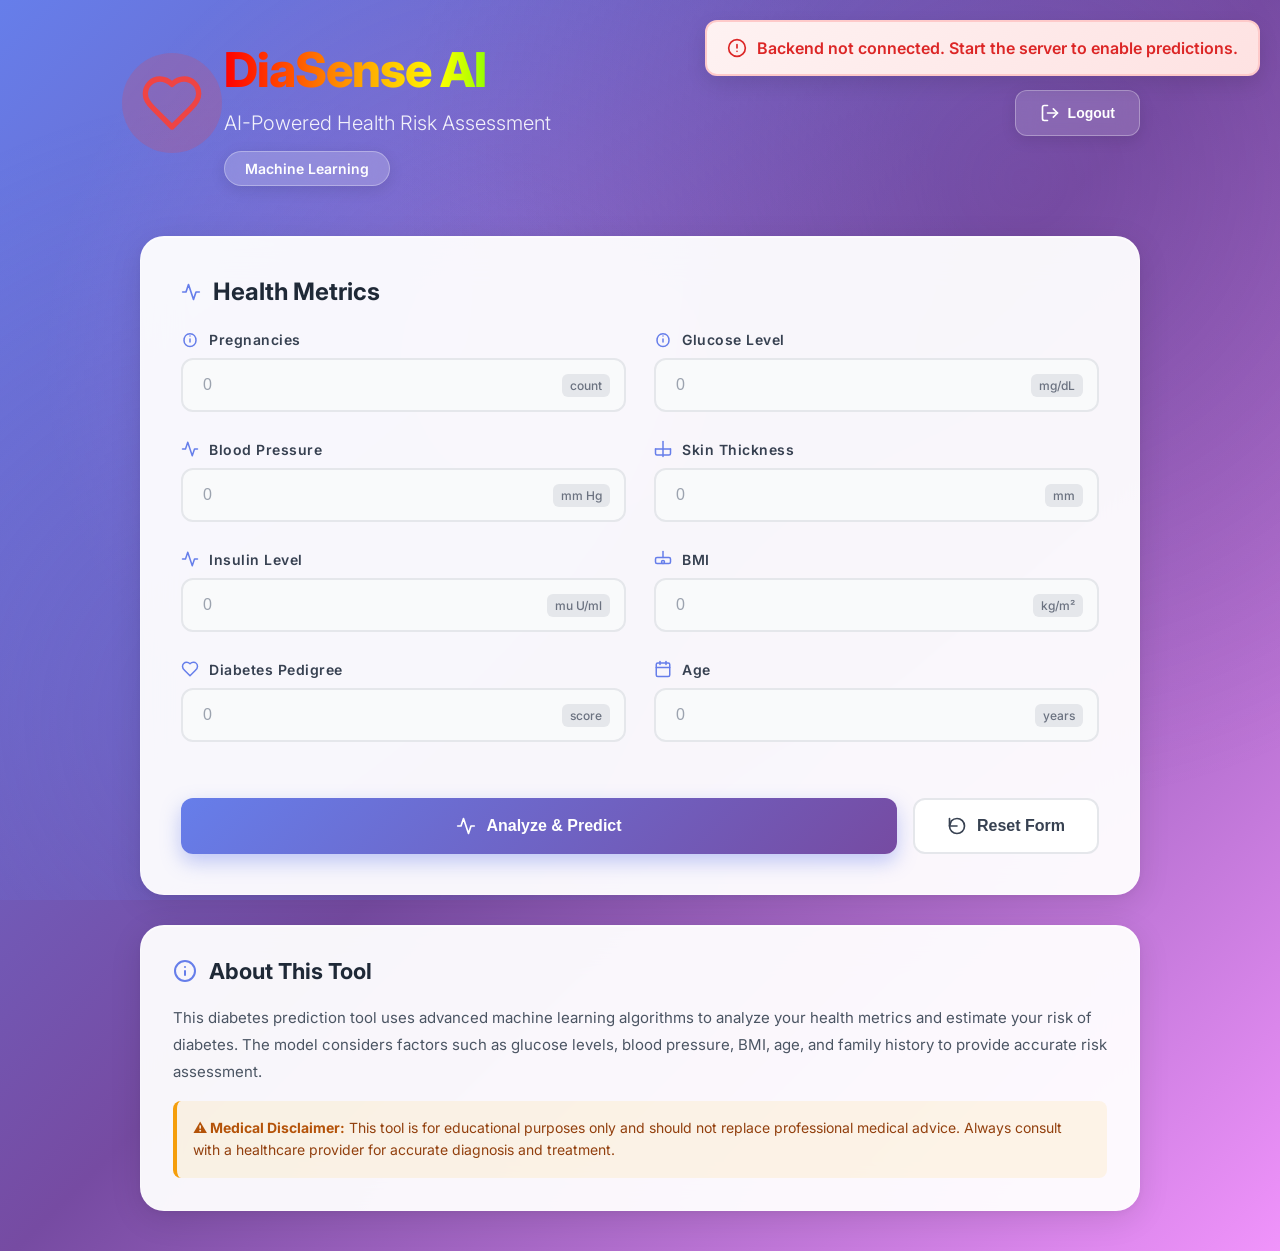
<file: frontend/index.html>
<!DOCTYPE html>
<html lang="en">
<head>
    <meta charset="UTF-8">
    <meta name="viewport" content="width=device-width, initial-scale=1.0">
    <title>Diabetes Prediction - AI Health Assistant</title>
    <link rel="stylesheet" href="styles.css">
    <link href="https://fonts.googleapis.com/css2?family=Inter:wght@300;400;500;600;700;800&display=swap" rel="stylesheet">
</head>
<body>
    <div class="background-animation"></div>
    <div class="container">
        <div class="header">
            <div class="header-content">
                <div class="header-icon-wrapper">
                    <div class="pulse-ring"></div>
                    <svg class="heart-icon" xmlns="http://www.w3.org/2000/svg" width="64" height="64" viewBox="0 0 24 24" fill="none" stroke="currentColor" stroke-width="2" stroke-linecap="round" stroke-linejoin="round">
                        <path d="M19 14c1.49-1.46 3-3.21 3-5.5A5.5 5.5 0 0 0 16.5 3c-1.76 0-3 .5-4.5 2-1.5-1.5-2.74-2-4.5-2A5.5 5.5 0 0 0 2 8.5c0 2.3 1.5 4.05 3 5.5l7 7Z"/>
                    </svg>
                </div>
                <div class="header-text">
                    <h1>DiaSense AI</h1>
                    <p class="subtitle">AI-Powered Health Risk Assessment</p>
                    <div class="badge">Machine Learning</div>
                </div>
            </div>
            <button id="logoutBtn" class="logout-btn">
                <svg xmlns="http://www.w3.org/2000/svg" width="20" height="20" viewBox="0 0 24 24" fill="none" stroke="currentColor" stroke-width="2" stroke-linecap="round" stroke-linejoin="round">
                    <path d="M9 21H5a2 2 0 0 1-2-2V5a2 2 0 0 1 2-2h4"/>
                    <polyline points="16 17 21 12 16 7"/>
                    <line x1="21" y1="12" x2="9" y2="12"/>
                </svg>
                Logout
            </button>
        </div>

        <div class="card glass-effect">
            <form id="predictionForm">
                <div class="form-section">
                    <h2 class="section-title">
                        <svg xmlns="http://www.w3.org/2000/svg" width="20" height="20" viewBox="0 0 24 24" fill="none" stroke="currentColor" stroke-width="2" stroke-linecap="round" stroke-linejoin="round">
                            <path d="M22 12h-4l-3 9L9 3l-3 9H2"/>
                        </svg>
                        Health Metrics
                    </h2>
                    <div class="form-grid">
                        <div class="form-group">
                            <label for="pregnancies">
                                <svg xmlns="http://www.w3.org/2000/svg" width="18" height="18" viewBox="0 0 24 24" fill="none" stroke="currentColor" stroke-width="2" stroke-linecap="round" stroke-linejoin="round">
                                    <path d="M12 22a8 8 0 0 0 8-8c0-5-3-9-8-9s-8 4-8 9a8 8 0 0 0 8 8Z"/>
                                    <path d="M12 12v4"/>
                                    <path d="M12 8h.01"/>
                                </svg>
                                Pregnancies
                            </label>
                            <div class="input-wrapper">
                                <input type="number" id="pregnancies" name="pregnancies" min="0" max="20" placeholder="0" required>
                                <span class="input-unit">count</span>
                            </div>
                        </div>

                        <div class="form-group">
                            <label for="glucose">
                                <svg xmlns="http://www.w3.org/2000/svg" width="18" height="18" viewBox="0 0 24 24" fill="none" stroke="currentColor" stroke-width="2" stroke-linecap="round" stroke-linejoin="round">
                                    <path d="M12 22a8 8 0 0 0 8-8c0-5-3-9-8-9s-8 4-8 9a8 8 0 0 0 8 8Z"/>
                                    <path d="M12 12v4"/>
                                    <path d="M12 8h.01"/>
                                </svg>
                                Glucose Level
                            </label>
                            <div class="input-wrapper">
                                <input type="number" id="glucose" name="glucose" min="0" max="300" step="0.1" placeholder="0" required>
                                <span class="input-unit">mg/dL</span>
                            </div>
                        </div>

                        <div class="form-group">
                            <label for="blood_pressure">
                                <svg xmlns="http://www.w3.org/2000/svg" width="18" height="18" viewBox="0 0 24 24" fill="none" stroke="currentColor" stroke-width="2" stroke-linecap="round" stroke-linejoin="round">
                                    <path d="M22 12h-4l-3 9L9 3l-3 9H2"/>
                                </svg>
                                Blood Pressure
                            </label>
                            <div class="input-wrapper">
                                <input type="number" id="blood_pressure" name="blood_pressure" min="0" max="200" step="0.1" placeholder="0" required>
                                <span class="input-unit">mm Hg</span>
                            </div>
                        </div>

                        <div class="form-group">
                            <label for="skin_thickness">
                                <svg xmlns="http://www.w3.org/2000/svg" width="18" height="18" viewBox="0 0 24 24" fill="none" stroke="currentColor" stroke-width="2" stroke-linecap="round" stroke-linejoin="round">
                                    <path d="M2 12h20"/>
                                    <path d="M2 12v6a2 2 0 0 0 2 2h16a2 2 0 0 0 2-2v-6"/>
                                    <path d="M12 2v20"/>
                                </svg>
                                Skin Thickness
                            </label>
                            <div class="input-wrapper">
                                <input type="number" id="skin_thickness" name="skin_thickness" min="0" max="100" step="0.1" placeholder="0" required>
                                <span class="input-unit">mm</span>
                            </div>
                        </div>

                        <div class="form-group">
                            <label for="insulin">
                                <svg xmlns="http://www.w3.org/2000/svg" width="18" height="18" viewBox="0 0 24 24" fill="none" stroke="currentColor" stroke-width="2" stroke-linecap="round" stroke-linejoin="round">
                                    <polyline points="22 12 18 12 15 21 9 3 6 12 2 12"/>
                                </svg>
                                Insulin Level
                            </label>
                            <div class="input-wrapper">
                                <input type="number" id="insulin" name="insulin" min="0" max="900" step="0.1" placeholder="0" required>
                                <span class="input-unit">mu U/ml</span>
                            </div>
                        </div>

                        <div class="form-group">
                            <label for="bmi">
                                <svg xmlns="http://www.w3.org/2000/svg" width="18" height="18" viewBox="0 0 24 24" fill="none" stroke="currentColor" stroke-width="2" stroke-linecap="round" stroke-linejoin="round">
                                    <rect x="2" y="10" width="20" height="8" rx="2"/>
                                    <path d="M12 2v8"/>
                                    <circle cx="12" cy="16" r="2"/>
                                </svg>
                                BMI
                            </label>
                            <div class="input-wrapper">
                                <input type="number" id="bmi" name="bmi" min="0" max="70" step="0.1" placeholder="0" required>
                                <span class="input-unit">kg/m²</span>
                            </div>
                        </div>

                        <div class="form-group">
                            <label for="diabetes_pedigree_function">
                                <svg xmlns="http://www.w3.org/2000/svg" width="18" height="18" viewBox="0 0 24 24" fill="none" stroke="currentColor" stroke-width="2" stroke-linecap="round" stroke-linejoin="round">
                                    <path d="M19 14c1.49-1.46 3-3.21 3-5.5A5.5 5.5 0 0 0 16.5 3c-1.76 0-3 .5-4.5 2-1.5-1.5-2.74-2-4.5-2A5.5 5.5 0 0 0 2 8.5c0 2.3 1.5 4.05 3 5.5l7 7Z"/>
                                </svg>
                                Diabetes Pedigree
                            </label>
                            <div class="input-wrapper">
                                <input type="number" id="diabetes_pedigree_function" name="diabetes_pedigree_function" min="0" max="3" step="0.001" placeholder="0" required>
                                <span class="input-unit">score</span>
                            </div>
                        </div>

                        <div class="form-group">
                            <label for="age">
                                <svg xmlns="http://www.w3.org/2000/svg" width="18" height="18" viewBox="0 0 24 24" fill="none" stroke="currentColor" stroke-width="2" stroke-linecap="round" stroke-linejoin="round">
                                    <rect x="3" y="4" width="18" height="18" rx="2" ry="2"/>
                                    <line x1="16" y1="2" x2="16" y2="6"/>
                                    <line x1="8" y1="2" x2="8" y2="6"/>
                                    <line x1="3" y1="10" x2="21" y2="10"/>
                                </svg>
                                Age
                            </label>
                            <div class="input-wrapper">
                                <input type="number" id="age" name="age" min="0" max="120" placeholder="0" required>
                                <span class="input-unit">years</span>
                            </div>
                        </div>
                    </div>
                </div>

                <div class="button-group">
                    <button type="submit" id="predictBtn" class="btn-primary">
                        <svg xmlns="http://www.w3.org/2000/svg" width="20" height="20" viewBox="0 0 24 24" fill="none" stroke="currentColor" stroke-width="2" stroke-linecap="round" stroke-linejoin="round">
                            <path d="M22 12h-4l-3 9L9 3l-3 9H2"/>
                        </svg>
                        Analyze & Predict
                    </button>
                    <button type="button" id="resetBtn" class="btn-secondary">
                        <svg xmlns="http://www.w3.org/2000/svg" width="20" height="20" viewBox="0 0 24 24" fill="none" stroke="currentColor" stroke-width="2" stroke-linecap="round" stroke-linejoin="round">
                            <path d="M3 12a9 9 0 1 0 9-9 9.75 9.75 0 0 0-6.74 2.74L3 12"/>
                            <path d="M3 3v9h9"/>
                        </svg>
                        Reset Form
                    </button>
                </div>
            </form>

            <div id="error" class="error-message hidden"></div>

            <div id="result" class="result hidden">
                <div class="result-header">
                    <div class="result-icon-wrapper">
                        <div class="result-pulse"></div>
                        <div class="result-icon"></div>
                    </div>
                    <h3 id="resultTitle"></h3>
                </div>
                <div class="probability-container">
                    <div class="probability-label">
                        <span class="label-text">Risk Probability</span>
                        <span id="probability" class="probability-value">0%</span>
                    </div>
                    <div class="progress-bar">
                        <div id="progressBar" class="progress-fill"></div>
                    </div>
                    <div class="probability-scale">
                        <span>Low Risk</span>
                        <span>High Risk</span>
                    </div>
                </div>
                <div id="recommendation" class="recommendation"></div>
                <p id="warning" class="warning hidden"></p>
            </div>
        </div>

        <div class="info-card glass-effect">
            <div class="info-header">
                <svg xmlns="http://www.w3.org/2000/svg" width="24" height="24" viewBox="0 0 24 24" fill="none" stroke="currentColor" stroke-width="2" stroke-linecap="round" stroke-linejoin="round">
                    <circle cx="12" cy="12" r="10"/>
                    <line x1="12" y1="16" x2="12" y2="12"/>
                    <line x1="12" y1="8" x2="12.01" y2="8"/>
                </svg>
                <h3>About This Tool</h3>
            </div>
            <p>
                This diabetes prediction tool uses advanced machine learning algorithms to analyze your health metrics and estimate your risk of diabetes. 
                The model considers factors such as glucose levels, blood pressure, BMI, age, and family history to provide accurate risk assessment.
            </p>
            <div class="disclaimer">
                <strong>⚠️ Medical Disclaimer:</strong> This tool is for educational purposes only and should not replace professional medical advice. 
                Always consult with a healthcare provider for accurate diagnosis and treatment.
            </div>
        </div>
    </div>

    <script src="script.js"></script>
</body>
</html>
</file>
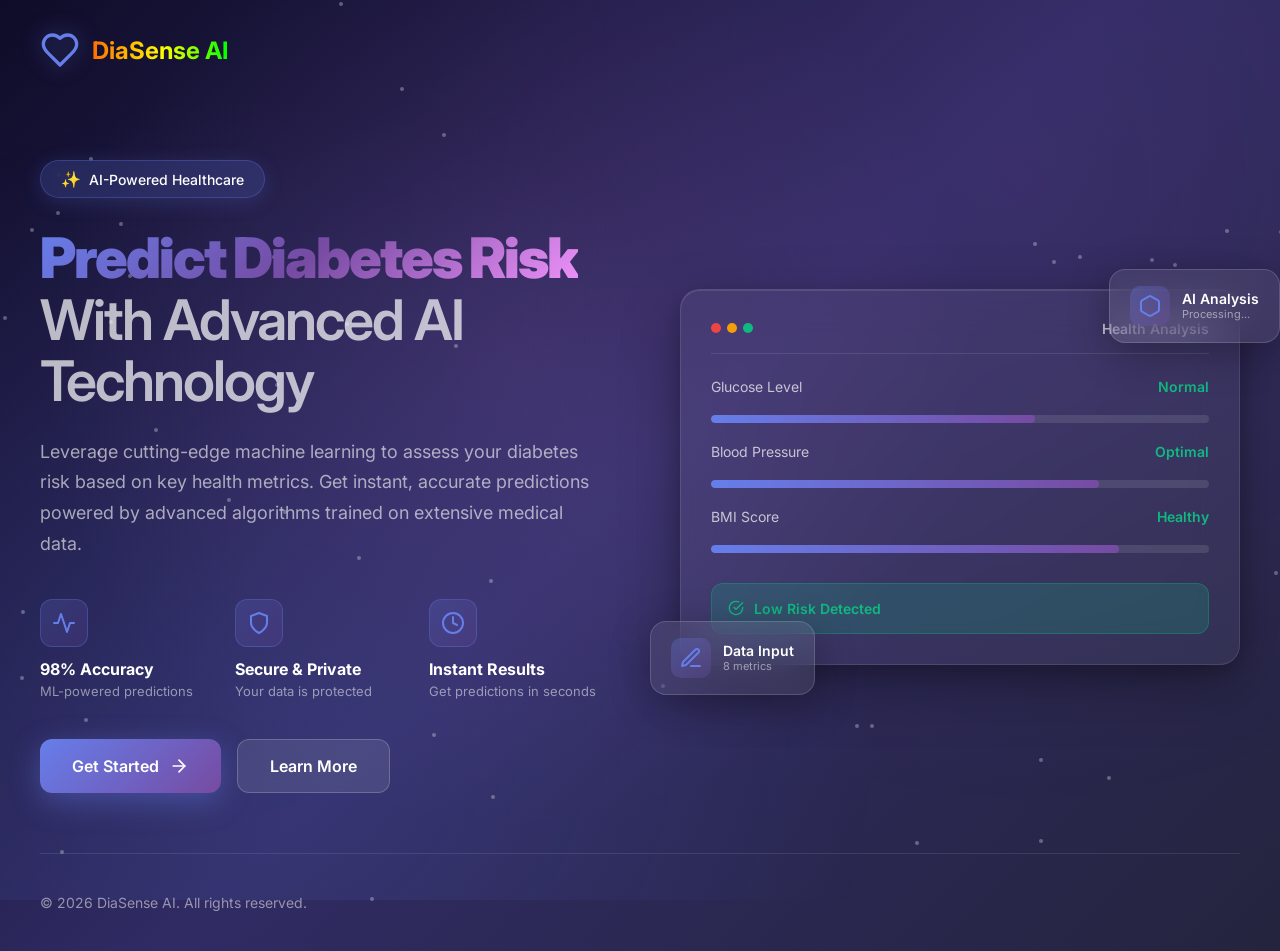
<file: frontend/main.html>
<!DOCTYPE html>
<html lang="en">
<head>
    <meta charset="UTF-8">
    <meta name="viewport" content="width=device-width, initial-scale=1.0">
    <title>DiaSense AI - AI-Powered Health Assessment</title>
    <link rel="stylesheet" href="main-style.css">
    <link href="https://fonts.googleapis.com/css2?family=Inter:wght@300;400;500;600;700;800;900&display=swap" rel="stylesheet">
</head>
<body>
    <div class="background-animation"></div>
    <div class="particle-container"></div>
    
    <div class="container">
        <nav class="navbar">
            <div class="nav-logo">
                <svg xmlns="http://www.w3.org/2000/svg" width="40" height="40" viewBox="0 0 24 24" fill="none" stroke="currentColor" stroke-width="2" stroke-linecap="round" stroke-linejoin="round">
                    <path d="M19 14c1.49-1.46 3-3.21 3-5.5A5.5 5.5 0 0 0 16.5 3c-1.76 0-3 .5-4.5 2-1.5-1.5-2.74-2-4.5-2A5.5 5.5 0 0 0 2 8.5c0 2.3 1.5 4.05 3 5.5l7 7Z"/>
                </svg>
                <span>DiaSense AI</span>
            </div>
        </nav>

        <main class="hero-section">
            <div class="hero-content">
                <div class="hero-badge">
                    <span class="badge-icon">✨</span>
                    <span>AI-Powered Healthcare</span>
                </div>
                
                <h1 class="hero-title">
                    <span class="title-gradient">Predict Diabetes Risk</span>
                    <br>
                    <span class="title-sub">With Advanced AI Technology</span>
                </h1>
                
                <p class="hero-description">
                    Leverage cutting-edge machine learning to assess your diabetes risk based on key health metrics. 
                    Get instant, accurate predictions powered by advanced algorithms trained on extensive medical data.
                </p>
                
                <div class="hero-features">
                    <div class="feature-item">
                        <div class="feature-icon">
                            <svg xmlns="http://www.w3.org/2000/svg" width="24" height="24" viewBox="0 0 24 24" fill="none" stroke="currentColor" stroke-width="2" stroke-linecap="round" stroke-linejoin="round">
                                <path d="M22 12h-4l-3 9L9 3l-3 9H2"/>
                            </svg>
                        </div>
                        <div class="feature-text">
                            <h3>98% Accuracy</h3>
                            <p>ML-powered predictions</p>
                        </div>
                    </div>
                    
                    <div class="feature-item">
                        <div class="feature-icon">
                            <svg xmlns="http://www.w3.org/2000/svg" width="24" height="24" viewBox="0 0 24 24" fill="none" stroke="currentColor" stroke-width="2" stroke-linecap="round" stroke-linejoin="round">
                                <path d="M12 22s8-4 8-10V5l-8-3-8 3v7c0 6 8 10 8 10z"/>
                            </svg>
                        </div>
                        <div class="feature-text">
                            <h3>Secure & Private</h3>
                            <p>Your data is protected</p>
                        </div>
                    </div>
                    
                    <div class="feature-item">
                        <div class="feature-icon">
                            <svg xmlns="http://www.w3.org/2000/svg" width="24" height="24" viewBox="0 0 24 24" fill="none" stroke="currentColor" stroke-width="2" stroke-linecap="round" stroke-linejoin="round">
                                <circle cx="12" cy="12" r="10"/>
                                <polyline points="12 6 12 12 16 14"/>
                            </svg>
                        </div>
                        <div class="feature-text">
                            <h3>Instant Results</h3>
                            <p>Get predictions in seconds</p>
                        </div>
                    </div>
                </div>
                
                <div class="hero-cta">
                    <a href="login.html" class="cta-button primary">
                        <span>Get Started</span>
                        <svg xmlns="http://www.w3.org/2000/svg" width="20" height="20" viewBox="0 0 24 24" fill="none" stroke="currentColor" stroke-width="2" stroke-linecap="round" stroke-linejoin="round">
                            <path d="M5 12h14"/>
                            <path d="m12 5 7 7-7 7"/>
                        </svg>
                    </a>
                    <a href="#" class="cta-button secondary">
                        <span>Learn More</span>
                    </a>
                </div>
            </div>
            
            <div class="hero-visual">
                <div class="visual-card">
                    <div class="card-header">
                        <div class="card-dots">
                            <span></span>
                            <span></span>
                            <span></span>
                        </div>
                        <span class="card-title">Health Analysis</span>
                    </div>
                    <div class="card-body">
                        <div class="metric-row">
                            <span class="metric-label">Glucose Level</span>
                            <span class="metric-value">Normal</span>
                        </div>
                        <div class="metric-bar">
                            <div class="bar-fill" style="width: 65%"></div>
                        </div>
                        
                        <div class="metric-row">
                            <span class="metric-label">Blood Pressure</span>
                            <span class="metric-value">Optimal</span>
                        </div>
                        <div class="metric-bar">
                            <div class="bar-fill" style="width: 78%"></div>
                        </div>
                        
                        <div class="metric-row">
                            <span class="metric-label">BMI Score</span>
                            <span class="metric-value">Healthy</span>
                        </div>
                        <div class="metric-bar">
                            <div class="bar-fill" style="width: 82%"></div>
                        </div>
                        
                        <div class="result-badge">
                            <svg xmlns="http://www.w3.org/2000/svg" width="16" height="16" viewBox="0 0 24 24" fill="none" stroke="currentColor" stroke-width="2" stroke-linecap="round" stroke-linejoin="round">
                                <path d="M22 11.08V12a10 10 0 1 1-5.93-9.14"/>
                                <polyline points="22 4 12 14.01 9 11.01"/>
                            </svg>
                            <span>Low Risk Detected</span>
                        </div>
                    </div>
                </div>
                
                <div class="floating-card card-1">
                    <div class="floating-icon">
                        <svg xmlns="http://www.w3.org/2000/svg" width="24" height="24" viewBox="0 0 24 24" fill="none" stroke="currentColor" stroke-width="2" stroke-linecap="round" stroke-linejoin="round">
                            <path d="M21 16V8a2 2 0 0 0-1-1.73l-7-4a2 2 0 0 0-2 0l-7 4A2 2 0 0 0 3 8v8a2 2 0 0 0 1 1.73l7 4a2 2 0 0 0 2 0l7-4A2 2 0 0 0 21 16z"/>
                        </svg>
                    </div>
                    <div class="floating-text">
                        <span>AI Analysis</span>
                        <small>Processing...</small>
                    </div>
                </div>
                
                <div class="floating-card card-2">
                    <div class="floating-icon">
                        <svg xmlns="http://www.w3.org/2000/svg" width="24" height="24" viewBox="0 0 24 24" fill="none" stroke="currentColor" stroke-width="2" stroke-linecap="round" stroke-linejoin="round">
                            <path d="M12 20h9"/>
                            <path d="M16.5 3.5a2.121 2.121 0 0 1 3 3L7 19l-4 1 1-4L16.5 3.5z"/>
                        </svg>
                    </div>
                    <div class="floating-text">
                        <span>Data Input</span>
                        <small>8 metrics</small>
                    </div>
                </div>
            </div>
        </main>
        
        <footer class="footer">
            <div class="footer-content">
                <p>&copy; 2026 DiaSense AI. All rights reserved.</p>
            </div>
        </footer>
    </div>
    
    <!-- Info Modal -->
    <div id="infoModal" class="modal">
        <div class="modal-content">
            <div class="modal-header">
                <h2>About DiaSense AI</h2>
                <button class="modal-close" onclick="closeModal()">
                    <svg xmlns="http://www.w3.org/2000/svg" width="24" height="24" viewBox="0 0 24 24" fill="none" stroke="currentColor" stroke-width="2" stroke-linecap="round" stroke-linejoin="round">
                        <line x1="18" y1="6" x2="6" y2="18"/>
                        <line x1="6" y1="6" x2="18" y2="18"/>
                    </svg>
                </button>
            </div>
            <div class="modal-body">
                <div class="info-section">
                    <h3>
                        <svg xmlns="http://www.w3.org/2000/svg" width="20" height="20" viewBox="0 0 24 24" fill="none" stroke="currentColor" stroke-width="2" stroke-linecap="round" stroke-linejoin="round">
                            <circle cx="12" cy="12" r="10"/>
                            <line x1="12" y1="16" x2="12" y2="12"/>
                            <line x1="12" y1="8" x2="12.01" y2="8"/>
                        </svg>
                        What is DiaSense AI?
                    </h3>
                    <p>DiaSense AI is an advanced machine learning-powered healthcare application designed to assess diabetes risk based on key health metrics. Using state-of-the-art algorithms trained on extensive medical datasets, it provides accurate, instant predictions to help users understand their health status.</p>
                </div>
                
                <div class="info-section">
                    <h3>
                        <svg xmlns="http://www.w3.org/2000/svg" width="20" height="20" viewBox="0 0 24 24" fill="none" stroke="currentColor" stroke-width="2" stroke-linecap="round" stroke-linejoin="round">
                            <circle cx="12" cy="12" r="10"/>
                            <polyline points="12 6 12 12 16 14"/>
                        </svg>
                        How It Works
                    </h3>
                    <p>DiaSense AI analyzes 8 critical health metrics including glucose levels, blood pressure, BMI, age, and more. Our Random Forest classifier processes this data through trained models to generate a diabetes risk prediction with probability scores, giving you actionable insights in seconds.</p>
                </div>
                
                <div class="info-section">
                    <h3>
                        <svg xmlns="http://www.w3.org/2000/svg" width="20" height="20" viewBox="0 0 24 24" fill="none" stroke="currentColor" stroke-width="2" stroke-linecap="round" stroke-linejoin="round">
                            <path d="M12 2l3.09 6.26L22 9.27l-5 4.87 1.18 6.88L12 17.77l-6.18 3.25L7 14.14 2 9.27l6.91-1.01L12 2z"/>
                        </svg>
                        Key Features
                    </h3>
                    <ul>
                        <li><strong>98% Accuracy:</strong> ML-powered predictions with high precision</li>
                        <li><strong>Instant Results:</strong> Get risk assessment in seconds</li>
                        <li><strong>Secure & Private:</strong> Your health data is encrypted and protected</li>
                        <li><strong>Personalized Recommendations:</strong> Actionable health advice based on your results</li>
                        <li><strong>Real-time Analysis:</strong> FastAPI backend for quick processing</li>
                        <li><strong>Beautiful UI:</strong> Modern, intuitive interface for easy use</li>
                    </ul>
                </div>
                
                <div class="info-section">
                    <h3>
                        <svg xmlns="http://www.w3.org/2000/svg" width="20" height="20" viewBox="0 0 24 24" fill="none" stroke="currentColor" stroke-width="2" stroke-linecap="round" stroke-linejoin="round">
                            <path d="M12 22s8-4 8-10V5l-8-3-8 3v7c0 6 8 10 8 10z"/>
                        </svg>
                        Health Metrics Analyzed
                    </h3>
                    <ul>
                        <li>Pregnancies</li>
                        <li>Glucose Level (mg/dL)</li>
                        <li>Blood Pressure (mm Hg)</li>
                        <li>Skin Thickness (mm)</li>
                        <li>Insulin Level (mu U/ml)</li>
                        <li>BMI (Body Mass Index)</li>
                        <li>Diabetes Pedigree Function</li>
                        <li>Age (years)</li>
                    </ul>
                </div>
            </div>
        </div>
    </div>
    
    <script>
        // Create floating particles
        const particleContainer = document.querySelector('.particle-container');
        
        for (let i = 0; i < 50; i++) {
            const particle = document.createElement('div');
            particle.className = 'particle';
            particle.style.left = Math.random() * 100 + '%';
            particle.style.top = Math.random() * 100 + '%';
            particle.style.animationDelay = Math.random() * 5 + 's';
            particle.style.animationDuration = (Math.random() * 10 + 10) + 's';
            particleContainer.appendChild(particle);
        }
        
        // Modal functionality
        const modal = document.getElementById('infoModal');
        const learnMoreBtn = document.querySelector('.cta-button.secondary');
        
        if (learnMoreBtn) {
            learnMoreBtn.addEventListener('click', function(e) {
                e.preventDefault();
                openModal();
            });
        }
        
        function openModal() {
            modal.classList.add('active');
            document.body.style.overflow = 'hidden';
        }
        
        function closeModal() {
            modal.classList.remove('active');
            document.body.style.overflow = 'auto';
        }
        
        // Close modal when clicking outside
        modal.addEventListener('click', function(e) {
            if (e.target === modal) {
                closeModal();
            }
        });
        
        // Close modal with Escape key
        document.addEventListener('keydown', function(e) {
            if (e.key === 'Escape' && modal.classList.contains('active')) {
                closeModal();
            }
        });
    </script>
</body>
</html>
</file>
<file: frontend/styles.css>
* {
    margin: 0;
    padding: 0;
    box-sizing: border-box;
}

body {
    font-family: 'Inter', -apple-system, BlinkMacSystemFont, 'Segoe UI', 'Roboto', 'Oxygen', 'Ubuntu', 'Cantarell', sans-serif;
    -webkit-font-smoothing: antialiased;
    -moz-osx-font-smoothing: grayscale;
    background: linear-gradient(135deg, #667eea 0%, #764ba2 50%, #f093fb 100%);
    min-height: 100vh;
    padding: 40px 20px;
    position: relative;
    overflow-x: hidden;
}

.background-animation {
    position: fixed;
    top: 0;
    left: 0;
    width: 100%;
    height: 100%;
    background: 
        radial-gradient(circle at 20% 80%, rgba(102, 126, 234, 0.3) 0%, transparent 50%),
        radial-gradient(circle at 80% 20%, rgba(118, 75, 162, 0.3) 0%, transparent 50%),
        radial-gradient(circle at 40% 40%, rgba(240, 147, 251, 0.2) 0%, transparent 50%);
    animation: backgroundShift 15s ease-in-out infinite;
    z-index: -1;
}

@keyframes backgroundShift {
    0%, 100% {
        transform: translate(0, 0) scale(1);
    }
    50% {
        transform: translate(-20px, 20px) scale(1.1);
    }
}

.container {
    max-width: 1000px;
    margin: 0 auto;
    position: relative;
    z-index: 1;
}

.header {
    display: flex;
    justify-content: space-between;
    align-items: center;
    margin-bottom: 50px;
    animation: fadeInDown 0.8s ease-out;
}

.header-content {
    display: flex;
    align-items: center;
    gap: 20px;
}

.header-text {
    text-align: left;
}

@keyframes fadeInDown {
    from {
        opacity: 0;
        transform: translateY(-30px);
    }
    to {
        opacity: 1;
        transform: translateY(0);
    }
}

.header-icon-wrapper {
    display: inline-flex;
    justify-content: center;
    align-items: center;
    margin-bottom: 20px;
    position: relative;
}

.pulse-ring {
    position: absolute;
    width: 100px;
    height: 100px;
    border-radius: 50%;
    background: rgba(239, 68, 68, 0.2);
    animation: pulse 2s ease-out infinite;
}

@keyframes pulse {
    0% {
        transform: scale(0.8);
        opacity: 1;
    }
    100% {
        transform: scale(1.5);
        opacity: 0;
    }
}

.heart-icon {
    color: #ef4444;
    position: relative;
    z-index: 1;
    animation: heartbeat 1.5s ease-in-out infinite;
}

@keyframes heartbeat {
    0%, 100% {
        transform: scale(1);
    }
    50% {
        transform: scale(1.1);
    }
}

.header h1 {
    font-size: 48px;
    font-weight: 800;
    background: linear-gradient(90deg, 
        #ff0000 0%, 
        #ff7f00 16%, 
        #ffff00 33%, 
        #00ff00 50%, 
        #0000ff 66%, 
        #4b0082 83%, 
        #9400d3 100%
    );
    background-size: 200% auto;
    -webkit-background-clip: text;
    -webkit-text-fill-color: transparent;
    background-clip: text;
    margin-bottom: 12px;
    letter-spacing: -1px;
    animation: rgbShift 3s linear infinite;
}

@keyframes rgbShift {
    0% {
        background-position: 0% center;
    }
    100% {
        background-position: 200% center;
    }
}

.subtitle {
    font-size: 20px;
    color: rgba(255, 255, 255, 0.9);
    font-weight: 300;
    margin-bottom: 16px;
}

.badge {
    display: inline-block;
    background: rgba(255, 255, 255, 0.2);
    backdrop-filter: blur(10px);
    color: white;
    padding: 8px 20px;
    border-radius: 50px;
    font-size: 14px;
    font-weight: 600;
    border: 1px solid rgba(255, 255, 255, 0.3);
    box-shadow: 0 4px 15px rgba(0, 0, 0, 0.1);
}

.logout-btn {
    display: flex;
    align-items: center;
    gap: 8px;
    background: rgba(255, 255, 255, 0.15);
    backdrop-filter: blur(10px);
    color: white;
    padding: 12px 24px;
    border: 1px solid rgba(255, 255, 255, 0.3);
    border-radius: 12px;
    font-size: 14px;
    font-weight: 600;
    cursor: pointer;
    transition: all 0.3s ease;
    box-shadow: 0 4px 15px rgba(0, 0, 0, 0.1);
}

.logout-btn:hover {
    background: rgba(255, 255, 255, 0.25);
    border-color: rgba(255, 255, 255, 0.5);
    transform: translateY(-2px);
    box-shadow: 0 6px 20px rgba(0, 0, 0, 0.15);
}

.logout-btn:active {
    transform: translateY(0);
}

.logout-btn svg {
    width: 20px;
    height: 20px;
}

.glass-effect {
    background: rgba(255, 255, 255, 0.95);
    backdrop-filter: blur(20px);
    border: 1px solid rgba(255, 255, 255, 0.3);
    box-shadow: 
        0 8px 32px rgba(0, 0, 0, 0.1),
        0 2px 8px rgba(0, 0, 0, 0.05),
        inset 0 1px 0 rgba(255, 255, 255, 0.6);
}

.card {
    border-radius: 24px;
    padding: 40px;
    margin-bottom: 30px;
    animation: fadeInUp 0.8s ease-out 0.2s backwards;
}

@keyframes fadeInUp {
    from {
        opacity: 0;
        transform: translateY(30px);
    }
    to {
        opacity: 1;
        transform: translateY(0);
    }
}

.form-section {
    margin-bottom: 32px;
}

.section-title {
    font-size: 24px;
    font-weight: 700;
    color: #1f2937;
    margin-bottom: 24px;
    display: flex;
    align-items: center;
    gap: 12px;
}

.section-title svg {
    color: #667eea;
}

.form-grid {
    display: grid;
    grid-template-columns: repeat(2, 1fr);
    gap: 28px;
}

@media (max-width: 768px) {
    .form-grid {
        grid-template-columns: 1fr;
    }
    
    .header h1 {
        font-size: 36px;
    }
    
    .card {
        padding: 24px;
    }
}

.form-group {
    display: flex;
    flex-direction: column;
}

.form-group label {
    display: flex;
    align-items: center;
    font-size: 14px;
    font-weight: 600;
    color: #374151;
    margin-bottom: 10px;
    letter-spacing: 0.5px;
}

.form-group label svg {
    width: 18px;
    height: 18px;
    margin-right: 10px;
    color: #667eea;
}

.input-wrapper {
    position: relative;
    display: flex;
    align-items: center;
}

.form-group input {
    width: 100%;
    padding: 16px 20px;
    padding-right: 80px;
    border: 2px solid #e5e7eb;
    border-radius: 12px;
    font-size: 16px;
    font-weight: 500;
    transition: all 0.3s ease;
    background: #f9fafb;
}

.form-group input:focus {
    outline: none;
    border-color: #667eea;
    background: white;
    box-shadow: 0 0 0 4px rgba(102, 126, 234, 0.1);
}

.form-group input::placeholder {
    color: #9ca3af;
    font-weight: 400;
}

.input-unit {
    position: absolute;
    right: 16px;
    font-size: 12px;
    color: #6b7280;
    font-weight: 500;
    background: #e5e7eb;
    padding: 4px 8px;
    border-radius: 6px;
}

.button-group {
    display: flex;
    gap: 16px;
    padding-top: 24px;
}

.btn-primary {
    flex: 1;
    background: linear-gradient(135deg, #667eea 0%, #764ba2 100%);
    color: white;
    padding: 16px 32px;
    border: none;
    border-radius: 12px;
    font-size: 16px;
    font-weight: 700;
    cursor: pointer;
    transition: all 0.3s ease;
    box-shadow: 0 8px 20px rgba(102, 126, 234, 0.4);
    display: flex;
    align-items: center;
    justify-content: center;
    gap: 10px;
}

.btn-primary:hover {
    transform: translateY(-2px);
    box-shadow: 0 12px 28px rgba(102, 126, 234, 0.5);
}

.btn-primary:active {
    transform: translateY(0);
}

.btn-primary:disabled {
    opacity: 0.6;
    cursor: not-allowed;
    transform: none;
}

.btn-primary svg {
    width: 20px;
    height: 20px;
}

.btn-secondary {
    padding: 16px 32px;
    border: 2px solid #e5e7eb;
    border-radius: 12px;
    font-size: 16px;
    font-weight: 600;
    color: #374151;
    background: white;
    cursor: pointer;
    transition: all 0.3s ease;
    display: flex;
    align-items: center;
    justify-content: center;
    gap: 10px;
}

.btn-secondary:hover {
    border-color: #667eea;
    color: #667eea;
    background: #f9fafb;
}

.btn-secondary svg {
    width: 20px;
    height: 20px;
}

.error-message {
    margin-top: 24px;
    padding: 16px 20px;
    background: linear-gradient(135deg, #fef2f2 0%, #fee2e2 100%);
    border: 2px solid #fecaca;
    border-radius: 12px;
    color: #dc2626;
    font-weight: 500;
    animation: shake 0.5s ease-in-out;
}

@keyframes shake {
    0%, 100% {
        transform: translateX(0);
    }
    25% {
        transform: translateX(-10px);
    }
    75% {
        transform: translateX(10px);
    }
}

.result {
    margin-top: 32px;
    padding: 32px;
    border-radius: 16px;
    border: 2px solid;
    animation: fadeIn 0.5s ease-out;
}

@keyframes fadeIn {
    from {
        opacity: 0;
        transform: scale(0.95);
    }
    to {
        opacity: 1;
        transform: scale(1);
    }
}

.result.diabetic {
    background: linear-gradient(135deg, #fef2f2 0%, #fee2e2 100%);
    border-color: #fca5a5;
}

.result.not-diabetic {
    background: linear-gradient(135deg, #f0fdf4 0%, #dcfce7 100%);
    border-color: #86efac;
}

.result-header {
    display: flex;
    flex-direction: column;
    align-items: center;
    margin-bottom: 24px;
}

.result-icon-wrapper {
    position: relative;
    margin-bottom: 16px;
}

.result-pulse {
    position: absolute;
    width: 80px;
    height: 80px;
    border-radius: 50%;
    animation: resultPulse 2s ease-out infinite;
}

.result.diabetic .result-pulse {
    background: rgba(239, 68, 68, 0.3);
}

.result.not-diabetic .result-pulse {
    background: rgba(34, 197, 94, 0.3);
}

@keyframes resultPulse {
    0% {
        transform: scale(0.8);
        opacity: 1;
    }
    100% {
        transform: scale(1.5);
        opacity: 0;
    }
}

.result-icon {
    position: relative;
    z-index: 1;
}

.result-icon svg {
    width: 72px;
    height: 72px;
}

.result.diabetic .result-icon svg {
    color: #dc2626;
}

.result.not-diabetic .result-icon svg {
    color: #16a34a;
}

.result h3 {
    font-size: 28px;
    font-weight: 800;
    text-align: center;
    margin-bottom: 8px;
}

.result.diabetic h3 {
    color: #dc2626;
}

.result.not-diabetic h3 {
    color: #16a34a;
}

.probability-container {
    text-align: center;
}

.probability-label {
    display: flex;
    justify-content: space-between;
    align-items: center;
    margin-bottom: 12px;
    padding: 0 8px;
}

.label-text {
    font-size: 14px;
    font-weight: 600;
    color: #4b5563;
}

.probability-value {
    font-size: 24px;
    font-weight: 800;
    color: #1f2937;
}

.progress-bar {
    width: 100%;
    height: 16px;
    background: #e5e7eb;
    border-radius: 10px;
    overflow: hidden;
    margin-bottom: 8px;
}

.progress-fill {
    height: 100%;
    border-radius: 10px;
    transition: width 1s ease-out;
    position: relative;
}

.progress-fill::after {
    content: '';
    position: absolute;
    top: 0;
    left: 0;
    right: 0;
    bottom: 0;
    background: linear-gradient(
        90deg,
        transparent,
        rgba(255, 255, 255, 0.3),
        transparent
    );
    animation: shimmer 2s infinite;
}

@keyframes shimmer {
    0% {
        transform: translateX(-100%);
    }
    100% {
        transform: translateX(100%);
    }
}

.result.diabetic .progress-fill {
    background: linear-gradient(90deg, #ef4444 0%, #dc2626 100%);
}

.result.not-diabetic .progress-fill {
    background: linear-gradient(90deg, #22c55e 0%, #16a34a 100%);
}

.probability-scale {
    display: flex;
    justify-content: space-between;
    font-size: 12px;
    color: #6b7280;
    font-weight: 500;
    padding: 0 8px;
}

.recommendation {
    margin-top: 20px;
    padding: 16px;
    background: rgba(255, 255, 255, 0.5);
    border-radius: 12px;
    font-size: 14px;
    color: #4b5563;
    line-height: 1.6;
}

.warning {
    margin-top: 20px;
    padding: 16px;
    background: rgba(220, 38, 38, 0.1);
    border-radius: 12px;
    font-size: 14px;
    color: #dc2626;
    text-align: center;
    font-weight: 600;
    border: 1px solid rgba(220, 38, 38, 0.2);
}

.hidden {
    display: none;
}

.info-card {
    border-radius: 24px;
    padding: 32px;
    animation: fadeInUp 0.8s ease-out 0.4s backwards;
}

.info-header {
    display: flex;
    align-items: center;
    gap: 12px;
    margin-bottom: 20px;
}

.info-header svg {
    color: #667eea;
    flex-shrink: 0;
}

.info-card h3 {
    font-size: 22px;
    font-weight: 700;
    color: #1f2937;
}

.info-card p {
    font-size: 15px;
    color: #4b5563;
    line-height: 1.8;
    margin-bottom: 16px;
}

.disclaimer {
    padding: 16px;
    background: rgba(251, 191, 36, 0.1);
    border-left: 4px solid #f59e0b;
    border-radius: 8px;
    font-size: 14px;
    color: #92400e;
    line-height: 1.6;
}

.disclaimer strong {
    color: #b45309;
}
</file>
<file: frontend/main-style.css>
* {
    margin: 0;
    padding: 0;
    box-sizing: border-box;
}

body {
    font-family: 'Inter', -apple-system, BlinkMacSystemFont, 'Segoe UI', 'Roboto', 'Oxygen', 'Ubuntu', 'Cantarell', sans-serif;
    -webkit-font-smoothing: antialiased;
    -moz-osx-font-smoothing: grayscale;
    background: linear-gradient(135deg, #0f0c29 0%, #302b63 50%, #24243e 100%);
    min-height: 100vh;
    overflow-x: hidden;
    color: #ffffff;
}

.background-animation {
    position: fixed;
    top: 0;
    left: 0;
    width: 100%;
    height: 100%;
    background: 
        radial-gradient(circle at 20% 80%, rgba(102, 126, 234, 0.15) 0%, transparent 50%),
        radial-gradient(circle at 80% 20%, rgba(118, 75, 162, 0.15) 0%, transparent 50%),
        radial-gradient(circle at 40% 40%, rgba(240, 147, 251, 0.1) 0%, transparent 50%);
    animation: backgroundShift 20s ease-in-out infinite;
    z-index: 0;
}

@keyframes backgroundShift {
    0%, 100% {
        transform: translate(0, 0) scale(1);
    }
    50% {
        transform: translate(-30px, 30px) scale(1.1);
    }
}

.particle-container {
    position: fixed;
    top: 0;
    left: 0;
    width: 100%;
    height: 100%;
    z-index: 0;
    pointer-events: none;
}

.particle {
    position: absolute;
    width: 4px;
    height: 4px;
    background: rgba(255, 255, 255, 0.3);
    border-radius: 50%;
    animation: float linear infinite;
}

@keyframes float {
    0% {
        transform: translateY(100vh) rotate(0deg);
        opacity: 0;
    }
    10% {
        opacity: 1;
    }
    90% {
        opacity: 1;
    }
    100% {
        transform: translateY(-100vh) rotate(720deg);
        opacity: 0;
    }
}

.container {
    position: relative;
    z-index: 1;
    max-width: 1400px;
    margin: 0 auto;
    padding: 0 40px;
}

.navbar {
    display: flex;
    justify-content: space-between;
    align-items: center;
    padding: 30px 0;
}

.nav-logo {
    display: flex;
    align-items: center;
    gap: 12px;
    font-size: 24px;
    font-weight: 700;
    background: linear-gradient(90deg, 
        #ff0000 0%, 
        #ff7f00 16%, 
        #ffff00 33%, 
        #00ff00 50%, 
        #0000ff 66%, 
        #4b0082 83%, 
        #9400d3 100%
    );
    background-size: 200% auto;
    -webkit-background-clip: text;
    -webkit-text-fill-color: transparent;
    background-clip: text;
    animation: rgbShift 3s linear infinite;
}

@keyframes rgbShift {
    0% {
        background-position: 0% center;
    }
    100% {
        background-position: 200% center;
    }
}

.nav-logo svg {
    color: #667eea;
    filter: drop-shadow(0 0 10px rgba(102, 126, 234, 0.5));
}

.hero-section {
    display: grid;
    grid-template-columns: 1fr 1fr;
    gap: 80px;
    align-items: center;
    min-height: calc(100vh - 200px);
    padding: 60px 0;
}

.hero-content {
    animation: fadeInLeft 1s ease-out;
}

@keyframes fadeInLeft {
    from {
        opacity: 0;
        transform: translateX(-50px);
    }
    to {
        opacity: 1;
        transform: translateX(0);
    }
}

.hero-badge {
    display: inline-flex;
    align-items: center;
    gap: 8px;
    background: rgba(102, 126, 234, 0.2);
    backdrop-filter: blur(10px);
    border: 1px solid rgba(102, 126, 234, 0.3);
    padding: 8px 20px;
    border-radius: 50px;
    font-size: 14px;
    font-weight: 500;
    margin-bottom: 30px;
    box-shadow: 0 4px 20px rgba(102, 126, 234, 0.2);
}

.badge-icon {
    font-size: 16px;
}

.hero-title {
    font-size: 56px;
    font-weight: 900;
    line-height: 1.1;
    margin-bottom: 24px;
    letter-spacing: -2px;
}

.title-gradient {
    background: linear-gradient(135deg, #667eea 0%, #764ba2 50%, #f093fb 100%);
    -webkit-background-clip: text;
    -webkit-text-fill-color: transparent;
    background-clip: text;
}

.title-sub {
    color: rgba(255, 255, 255, 0.7);
    font-weight: 600;
}

.hero-description {
    font-size: 18px;
    line-height: 1.7;
    color: rgba(255, 255, 255, 0.6);
    margin-bottom: 40px;
    max-width: 550px;
}

.hero-features {
    display: grid;
    grid-template-columns: repeat(3, 1fr);
    gap: 24px;
    margin-bottom: 40px;
}

.feature-item {
    display: flex;
    flex-direction: column;
    gap: 12px;
}

.feature-icon {
    width: 48px;
    height: 48px;
    background: linear-gradient(135deg, rgba(102, 126, 234, 0.2) 0%, rgba(118, 75, 162, 0.2) 100%);
    border: 1px solid rgba(102, 126, 234, 0.3);
    border-radius: 12px;
    display: flex;
    align-items: center;
    justify-content: center;
    color: #667eea;
}

.feature-text h3 {
    font-size: 16px;
    font-weight: 700;
    margin-bottom: 4px;
}

.feature-text p {
    font-size: 13px;
    color: rgba(255, 255, 255, 0.5);
}

.hero-cta {
    display: flex;
    gap: 16px;
}

.cta-button {
    display: inline-flex;
    align-items: center;
    gap: 10px;
    padding: 16px 32px;
    border-radius: 12px;
    font-size: 16px;
    font-weight: 600;
    text-decoration: none;
    transition: all 0.3s ease;
    cursor: pointer;
}

.cta-button.primary {
    background: linear-gradient(135deg, #667eea 0%, #764ba2 100%);
    color: white;
    border: none;
    box-shadow: 0 8px 30px rgba(102, 126, 234, 0.4);
}

.cta-button.primary:hover {
    transform: translateY(-3px);
    box-shadow: 0 12px 40px rgba(102, 126, 234, 0.6);
}

.cta-button.secondary {
    background: rgba(255, 255, 255, 0.1);
    backdrop-filter: blur(10px);
    color: white;
    border: 1px solid rgba(255, 255, 255, 0.2);
}

.cta-button.secondary:hover {
    background: rgba(255, 255, 255, 0.15);
    border-color: rgba(255, 255, 255, 0.3);
}

.hero-visual {
    position: relative;
    animation: fadeInRight 1s ease-out 0.3s backwards;
}

@keyframes fadeInRight {
    from {
        opacity: 0;
        transform: translateX(50px);
    }
    to {
        opacity: 1;
        transform: translateX(0);
    }
}

.visual-card {
    background: rgba(255, 255, 255, 0.05);
    backdrop-filter: blur(20px);
    border: 1px solid rgba(255, 255, 255, 0.1);
    border-radius: 20px;
    padding: 30px;
    box-shadow: 
        0 20px 60px rgba(0, 0, 0, 0.3),
        0 8px 20px rgba(0, 0, 0, 0.2),
        inset 0 1px 0 rgba(255, 255, 255, 0.1);
}

.card-header {
    display: flex;
    justify-content: space-between;
    align-items: center;
    margin-bottom: 24px;
    padding-bottom: 16px;
    border-bottom: 1px solid rgba(255, 255, 255, 0.1);
}

.card-dots {
    display: flex;
    gap: 6px;
}

.card-dots span {
    width: 10px;
    height: 10px;
    border-radius: 50%;
    background: rgba(255, 255, 255, 0.3);
}

.card-dots span:nth-child(1) {
    background: #ef4444;
}

.card-dots span:nth-child(2) {
    background: #f59e0b;
}

.card-dots span:nth-child(3) {
    background: #10b981;
}

.card-title {
    font-size: 14px;
    font-weight: 600;
    color: rgba(255, 255, 255, 0.7);
}

.card-body {
    display: flex;
    flex-direction: column;
    gap: 20px;
}

.metric-row {
    display: flex;
    justify-content: space-between;
    align-items: center;
}

.metric-label {
    font-size: 14px;
    color: rgba(255, 255, 255, 0.7);
}

.metric-value {
    font-size: 14px;
    font-weight: 600;
    color: #10b981;
}

.metric-bar {
    width: 100%;
    height: 8px;
    background: rgba(255, 255, 255, 0.1);
    border-radius: 10px;
    overflow: hidden;
}

.bar-fill {
    height: 100%;
    background: linear-gradient(90deg, #667eea 0%, #764ba2 100%);
    border-radius: 10px;
    animation: barFill 2s ease-out;
}

@keyframes barFill {
    from {
        width: 0;
    }
}

.result-badge {
    display: flex;
    align-items: center;
    gap: 10px;
    background: rgba(16, 185, 129, 0.2);
    border: 1px solid rgba(16, 185, 129, 0.3);
    padding: 16px;
    border-radius: 12px;
    margin-top: 10px;
}

.result-badge svg {
    color: #10b981;
    flex-shrink: 0;
}

.result-badge span {
    font-size: 14px;
    font-weight: 600;
    color: #10b981;
}

.floating-card {
    position: absolute;
    background: rgba(255, 255, 255, 0.08);
    backdrop-filter: blur(20px);
    border: 1px solid rgba(255, 255, 255, 0.15);
    border-radius: 16px;
    padding: 16px 20px;
    display: flex;
    align-items: center;
    gap: 12px;
    box-shadow: 0 10px 40px rgba(0, 0, 0, 0.3);
}

.card-1 {
    top: -20px;
    right: -40px;
    animation: floatCard1 4s ease-in-out infinite;
}

.card-2 {
    bottom: -30px;
    left: -30px;
    animation: floatCard2 5s ease-in-out infinite;
}

@keyframes floatCard1 {
    0%, 100% {
        transform: translateY(0);
    }
    50% {
        transform: translateY(-15px);
    }
}

@keyframes floatCard2 {
    0%, 100% {
        transform: translateY(0);
    }
    50% {
        transform: translateY(15px);
    }
}

.floating-icon {
    width: 40px;
    height: 40px;
    background: linear-gradient(135deg, rgba(102, 126, 234, 0.3) 0%, rgba(118, 75, 162, 0.3) 100%);
    border-radius: 10px;
    display: flex;
    align-items: center;
    justify-content: center;
    color: #667eea;
    flex-shrink: 0;
}

.floating-text {
    display: flex;
    flex-direction: column;
}

.floating-text span {
    font-size: 14px;
    font-weight: 600;
}

.floating-text small {
    font-size: 11px;
    color: rgba(255, 255, 255, 0.5);
}

.footer {
    padding: 40px 0;
    border-top: 1px solid rgba(255, 255, 255, 0.1);
}

.footer-content {
    display: flex;
    justify-content: space-between;
    align-items: center;
}

.footer-content p {
    font-size: 14px;
    color: rgba(255, 255, 255, 0.5);
}

.footer-links {
    display: flex;
    gap: 24px;
}

.footer-links a {
    font-size: 14px;
    color: rgba(255, 255, 255, 0.5);
    text-decoration: none;
    transition: color 0.3s ease;
}

.footer-links a:hover {
    color: #667eea;
}

/* Modal Styles */
.modal {
    position: fixed;
    top: 0;
    left: 0;
    width: 100%;
    height: 100%;
    background: rgba(0, 0, 0, 0.8);
    backdrop-filter: blur(10px);
    z-index: 1000;
    display: flex;
    align-items: center;
    justify-content: center;
    opacity: 0;
    visibility: hidden;
    transition: all 0.3s ease;
}

.modal.active {
    opacity: 1;
    visibility: visible;
}

.modal-content {
    background: rgba(255, 255, 255, 0.05);
    backdrop-filter: blur(20px);
    border: 1px solid rgba(255, 255, 255, 0.1);
    border-radius: 24px;
    max-width: 700px;
    width: 90%;
    max-height: 85vh;
    overflow-y: auto;
    box-shadow: 
        0 25px 50px rgba(0, 0, 0, 0.5),
        0 10px 25px rgba(0, 0, 0, 0.3),
        inset 0 1px 0 rgba(255, 255, 255, 0.1);
    transform: scale(0.9) translateY(20px);
    transition: all 0.3s ease;
}

.modal.active .modal-content {
    transform: scale(1) translateY(0);
}

.modal-header {
    display: flex;
    justify-content: space-between;
    align-items: center;
    padding: 30px;
    border-bottom: 1px solid rgba(255, 255, 255, 0.1);
}

.modal-header h2 {
    font-size: 28px;
    font-weight: 800;
    background: linear-gradient(135deg, #667eea 0%, #764ba2 100%);
    -webkit-background-clip: text;
    -webkit-text-fill-color: transparent;
    background-clip: text;
}

.modal-close {
    width: 40px;
    height: 40px;
    background: rgba(255, 255, 255, 0.1);
    border: 1px solid rgba(255, 255, 255, 0.2);
    border-radius: 10px;
    display: flex;
    align-items: center;
    justify-content: center;
    color: rgba(255, 255, 255, 0.7);
    cursor: pointer;
    transition: all 0.3s ease;
}

.modal-close:hover {
    background: rgba(255, 255, 255, 0.15);
    border-color: rgba(255, 255, 255, 0.3);
    color: white;
    transform: rotate(90deg);
}

.modal-body {
    padding: 30px;
}

.info-section {
    margin-bottom: 30px;
}

.info-section:last-child {
    margin-bottom: 0;
}

.info-section h3 {
    display: flex;
    align-items: center;
    gap: 12px;
    font-size: 20px;
    font-weight: 700;
    color: #ffffff;
    margin-bottom: 12px;
}

.info-section h3 svg {
    color: #667eea;
}

.info-section p {
    font-size: 15px;
    line-height: 1.7;
    color: rgba(255, 255, 255, 0.7);
    margin-bottom: 12px;
}

.info-section ul {
    list-style: none;
    padding: 0;
}

.info-section li {
    font-size: 15px;
    line-height: 1.8;
    color: rgba(255, 255, 255, 0.7);
    padding-left: 20px;
    position: relative;
}

.info-section li::before {
    content: '•';
    position: absolute;
    left: 0;
    color: #667eea;
    font-weight: 700;
}

.info-section strong {
    color: #667eea;
}

@media (max-width: 1024px) {
    .hero-section {
        grid-template-columns: 1fr;
        gap: 60px;
    }
    
    .hero-visual {
        order: -1;
    }
    
    .hero-title {
        font-size: 42px;
    }
    
    .hero-features {
        grid-template-columns: repeat(2, 1fr);
    }
}

@media (max-width: 768px) {
    .container {
        padding: 0 20px;
    }
    
    .hero-title {
        font-size: 36px;
    }
    
    .hero-description {
        font-size: 16px;
    }
    
    .hero-features {
        grid-template-columns: 1fr;
    }
    
    .hero-cta {
        flex-direction: column;
    }
    
    .cta-button {
        width: 100%;
        justify-content: center;
    }
    
    .footer-content {
        flex-direction: column;
        gap: 20px;
        text-align: center;
    }
    
    .footer-links {
        flex-wrap: wrap;
        justify-content: center;
    }
    
    .floating-card {
        display: none;
    }
}
</file>
